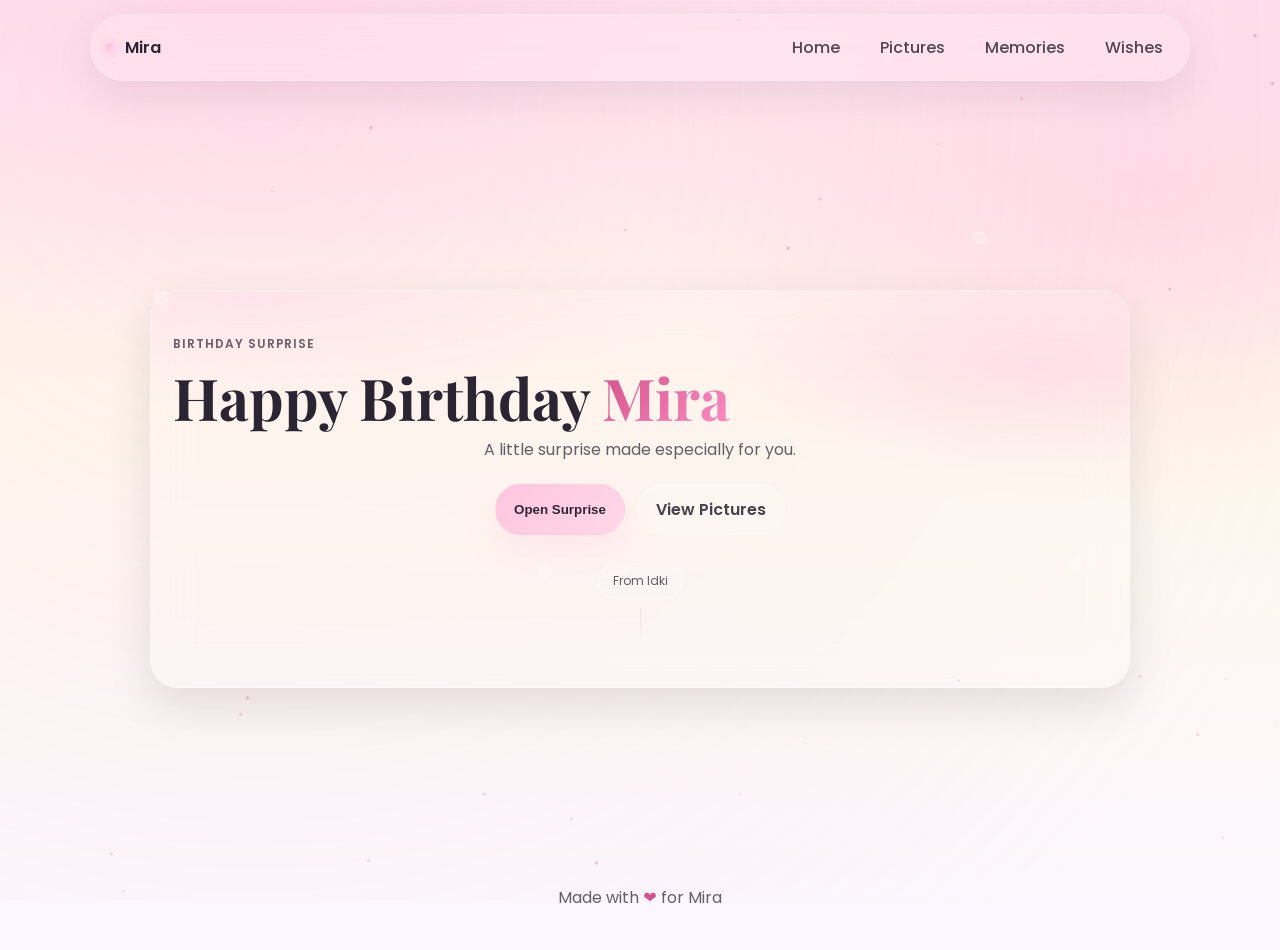
<file: surprise/index.html>
<!doctype html>
<html lang="id">
<head>
  <meta charset="UTF-8" />
  <meta name="viewport" content="width=device-width, initial-scale=1.0" />
  <title>Happy Birthday Mira</title>

  <!-- Google Fonts -->
  <link rel="preconnect" href="https://fonts.googleapis.com" />
  <link rel="preconnect" href="https://fonts.gstatic.com" crossorigin />
  <link href="https://fonts.googleapis.com/css2?family=Playfair+Display:wght@500;600&family=Poppins:wght@300;400;500;600&display=swap" rel="stylesheet" />

  <link rel="stylesheet" href="style.css" />

    <link rel="icon" href="WhatsApp Image 2026-07-02 at 20.39.58.jpeg" type="image/x-icon">
</head>
<body>
  <!-- Loading Screen -->
  <div id="loading" aria-label="Loading">
    <div class="loader-card">
      <div class="loader-bloom" aria-hidden="true"></div>
      <div class="loader-text">Preparing your surprise…</div>
    </div>
  </div>

  <!-- Background decorations (particles & hearts) -->
  <canvas id="bgParticles" aria-hidden="true"></canvas>
  <div id="floatingHearts" aria-hidden="true"></div>

  <!-- Sticky Navbar -->
  <header class="navbar">
    <div class="nav-inner">
      <a class="brand" href="index.html" aria-label="Home">
        <span class="brand-dot" aria-hidden="true"></span>
        <span>Mira</span>
      </a>

      <nav class="nav-links" aria-label="Main navigation">
        <a href="index.html">Home</a>
        <a href="gallery.html">Pictures</a>
        <a href="memories.html">Memories</a>
        <a href="wishes.html">Wishes</a>
      </nav>
    </div>
  </header>

  <!-- Hero -->
  <main>
    <section class="hero" id="home">
      <div class="hero-glass">
        <div class="hero-kicker">Birthday Surprise</div>
        <h1 class="hero-title" aria-label="Happy Birthday Mira">Happy Birthday <span class="name">Mira</span></h1>
        <p class="hero-subtitle">A little surprise made especially for you.</p>
            <head>
                <link rel="icon" href="WhatsApp Image 2026-07-02 at 20.39.58.jpeg" type="image/x-icon">
            </head>
        <div class="hero-actions">
          <button id="openSurprise" class="btn btn-primary" type="button" aria-label="Open Surprise">
            Open Surprise
          </button>
          <a class="btn btn-ghost" href="gallery.html" aria-label="Go to Gallery">View Pictures</a>
        </div>

        <div class="hero-hint" aria-hidden="true">
          <span class="hint-badge">From Idki</span>
          <span class="hint-line"></span>
        </div>
      </div>

      <!-- soft floating flowers -->
      <div class="hero-floating" aria-hidden="true">
        <span class="petal p1"></span>
        <span class="petal p2"></span>
        <span class="petal p3"></span>
      </div>
    </section>
  </main>

  <!-- Footer -->
  <footer class="footer">
    <div class="footer-inner">Made with <span class="heart">❤</span> for Mira</div>
  </footer>

  <!-- Modal / Surprise Reveal -->
  <div id="surpriseModal" class="modal" role="dialog" aria-modal="true" aria-label="Surprise">
    <div class="modal-backdrop" data-close></div>
    <div class="modal-content" role="document">
      <div class="modal-header">
        <div class="modal-title">Ready, Mira?</div>
        <button class="icon-btn" data-close aria-label="Close">
          ✕
        </button>
      </div>
      <div class="modal-body">
        <p class="modal-copy">Tap to continue the surprise.</p>
        <div class="modal-grid">
          <a class="card-link" href="gallery.html">
            <div class="card-link-icon">📸</div>
            <div>
              <div class="card-link-title">Pictures</div>
              <div class="card-link-sub">Aesthetic moments</div>
            </div>
          </a>
          <a class="card-link" href="memories.html">
            <div class="card-link-icon">🕊️</div>
            <div>
              <div class="card-link-title">Memories</div>
              <div class="card-link-sub">Our timeline</div>
            </div>
          </a>
          <a class="card-link" href="wishes.html">
            <div class="card-link-icon">💌</div>
            <div>
              <div class="card-link-title">Wishes</div>
              <div class="card-link-sub">Birthday message</div>
            </div>
          </a>
        </div>
      </div>
      <div class="modal-footer">
        <button class="btn btn-primary" type="button" data-close-open="gallery">Start</button>
      </div>
    </div>
  </div>

  <script src="script.js"></script>
</body>
</html>
</file>
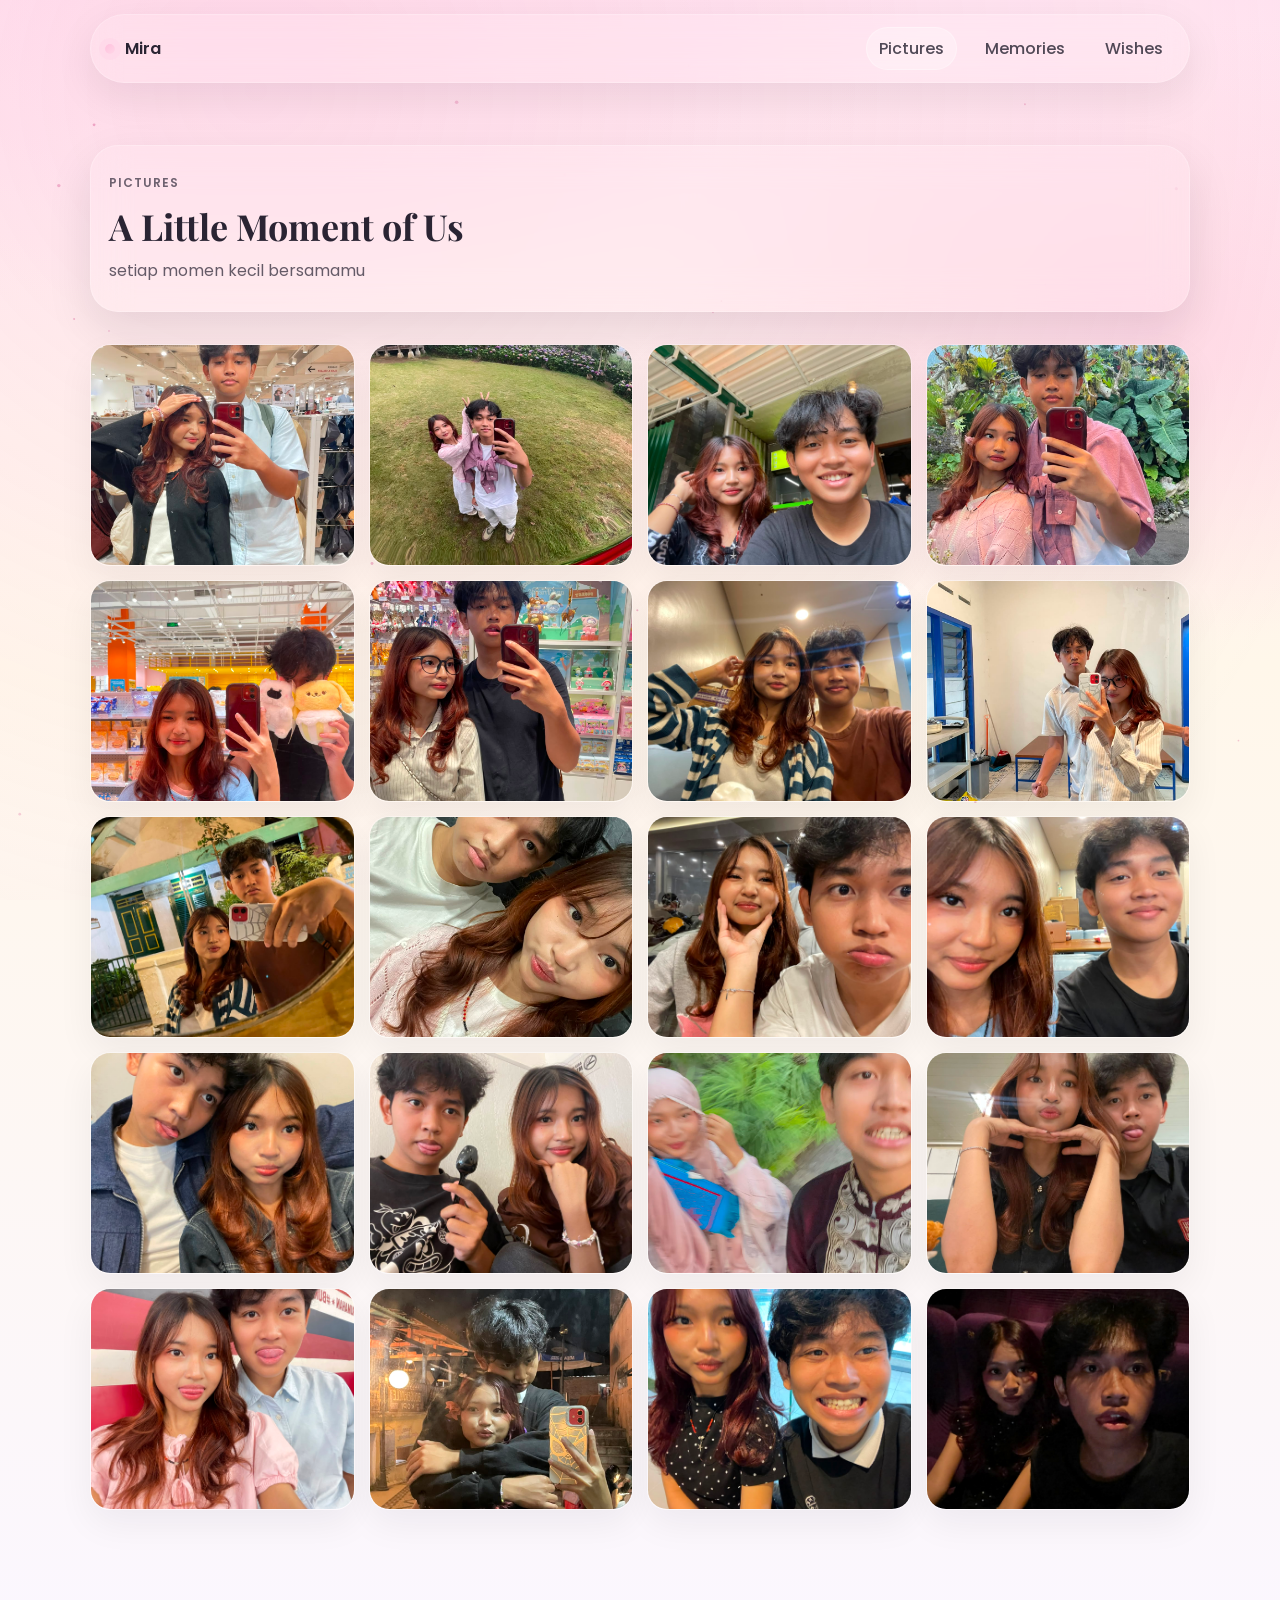
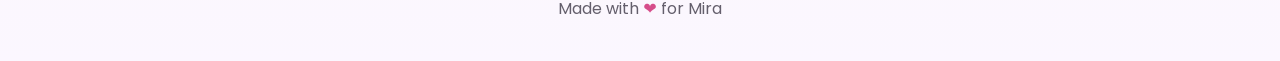
<file: surprise/gallery.html>
<!doctype html>
<html lang="id">
<head>
  <meta charset="UTF-8" />
  <meta name="viewport" content="width=device-width, initial-scale=1.0" />
  <title>Pictures - Mira</title>

  <link rel="preconnect" href="https://fonts.googleapis.com" />
  <link rel="preconnect" href="https://fonts.gstatic.com" crossorigin />
  <link href="https://fonts.googleapis.com/css2?family=Playfair+Display:wght@500;600&family=Poppins:wght@300;400;500;600&display=swap" rel="stylesheet" />

  <link rel="stylesheet" href="style.css" />

    <link rel="icon" href="WhatsApp Image 2026-07-02 at 20.39.58.jpeg" type="image/x-icon">
</head>
<body>
  <div id="loading" aria-label="Loading">
    <div class="loader-card">
      <div class="loader-bloom" aria-hidden="true"></div>
      <div class="loader-text">Loading pictures…</div>
    </div>
  </div>

  <canvas id="bgParticles" aria-hidden="true"></canvas>
  <div id="floatingHearts" aria-hidden="true"></div>

  <header class="navbar">
    <div class="nav-inner">
      <a class="brand" href="index.html" aria-label="Home">
        <span class="brand-dot" aria-hidden="true"></span>
        <span>Mira</span>
      </a>

      <nav class="nav-links" aria-label="Main navigation">
        <a class="active" href="gallery.html">Pictures</a>
        <a href="memories.html">Memories</a>
        <a href="wishes.html">Wishes</a>
      </nav>
    </div>
  </header>

  <main class="page">
    <section class="page-head">
      <div class="page-glass">
        <div class="page-kicker">Pictures</div>
        <h2 class="page-title">A Little Moment of Us</h2>
        <p class="page-subtitle">setiap momen kecil bersamamu</p>
      </div>
    </section>

    <section class="gallery" aria-label="Photo gallery">
      <div class="gallery-grid">
        <!-- Foto placeholder (mudah diganti) -->
        <button class="photo" type="button" data-full="assets/images/WhatsApp Image 2026-07-02 at 01.06.53.jpeg" aria-label="Open photo 1">
          <img src="assets/images/WhatsApp Image 2026-07-02 at 01.06.53.jpeg" alt="first meet" loading="lazy" />
        </button>
        <button class="photo" type="button" data-full="assets/images/WhatsApp Image 2026-07-02 at 01.06.54 (1).jpeg" aria-label="Open photo 2">
          <img src="assets/images/WhatsApp Image 2026-07-02 at 01.06.54 (1).jpeg" alt="Photo 2" loading="lazy" />
        </button>
        <button class="photo" type="button" data-full="assets/images/WhatsApp Image 2026-07-02 at 01.06.54.jpeg" aria-label="Open photo 3">
          <img src="assets/images/WhatsApp Image 2026-07-02 at 01.06.54.jpeg" alt="Photo 3" loading="lazy" />
        </button>
        <button class="photo" type="button" data-full="assets/images/WhatsApp Image 2026-07-02 at 01.06.55.jpeg" aria-label="Open photo 4">
          <img src="assets/images/WhatsApp Image 2026-07-02 at 01.06.55.jpeg" alt="Photo 4" loading="lazy" />
        </button>
        <button class="photo" type="button" data-full="assets/images/WhatsApp Image 2026-07-02 at 01.06.56 (1).jpeg" aria-label="Open photo 5">
          <img src="assets/images/WhatsApp Image 2026-07-02 at 01.06.56 (1).jpeg" alt="Photo 5" loading="lazy" />
        </button>
        <button class="photo" type="button" data-full="assets/images/WhatsApp Image 2026-07-02 at 01.06.56.jpeg" aria-label="Open photo 6">
          <img src="assets/images/WhatsApp Image 2026-07-02 at 01.06.56.jpeg" alt="Photo 6" loading="lazy" />
        </button>
        <button class="photo" type="button" data-full="assets/images/WhatsApp Image 2026-07-02 at 01.06.57.jpeg" aria-label="Open photo 7">
          <img src="assets/images/WhatsApp Image 2026-07-02 at 01.06.57.jpeg" alt="Photo 7" loading="lazy" />
        </button>
        <button class="photo" type="button" data-full="assets/images/WhatsApp Image 2026-07-02 at 01.06.58.jpeg" aria-label="Open photo 8">
          <img src="assets/images/WhatsApp Image 2026-07-02 at 01.06.58.jpeg" alt="Photo 8" loading="lazy" />
        </button>
        <button class="photo" type="button" data-full="assets/images/WhatsApp Image 2026-07-02 at 01.06.59.jpeg" aria-label="Open photo 8">
          <img src="assets/images/WhatsApp Image 2026-07-02 at 01.06.59.jpeg" alt="Photo 8" loading="lazy" />
        </button>
        <button class="photo" type="button" data-full="assets/images/WhatsApp Image 2026-07-02 at 01.07.00.jpeg" aria-label="Open photo 8">
          <img src="assets/images/WhatsApp Image 2026-07-02 at 01.07.00.jpeg" alt="Photo 8" loading="lazy" />
        </button>
        <button class="photo" type="button" data-full="assets/images/WhatsApp Image 2026-07-02 at 01.07.01.jpeg" aria-label="Open photo 8">
          <img src="assets/images/WhatsApp Image 2026-07-02 at 01.07.01.jpeg" alt="Photo 8" loading="lazy" />
        </button>
        <button class="photo" type="button" data-full="assets/images/WhatsApp Image 2026-07-02 at 01.07.01 (1).jpeg" aria-label="Open photo 8">
          <img src="assets/images/WhatsApp Image 2026-07-02 at 01.07.01 (1).jpeg" alt="Photo 8" loading="lazy" />
        </button>
        <button class="photo" type="button" data-full="assets/images/WhatsApp Image 2026-07-02 at 01.07.02.jpeg" aria-label="Open photo 8">
          <img src="assets/images/WhatsApp Image 2026-07-02 at 01.07.02.jpeg" alt="Photo 8" loading="lazy" />
        </button>
        <button class="photo" type="button" data-full="assets/images/WhatsApp Image 2026-07-02 at 01.07.03 (1).jpeg" aria-label="Open photo 8">
          <img src="assets/images/WhatsApp Image 2026-07-02 at 01.07.03 (1).jpeg" alt="Photo 8" loading="lazy" />
        </button>
        <button class="photo" type="button" data-full="assets/images/WhatsApp Image 2026-07-02 at 01.07.03.jpeg" aria-label="Open photo 8">
          <img src="assets/images/WhatsApp Image 2026-07-02 at 01.07.03.jpeg" alt="Photo 8" loading="lazy" />
        </button>
        <button class="photo" type="button" data-full="assets/images/WhatsApp Image 2026-07-02 at 01.07.04.jpeg" aria-label="Open photo 8">
          <img src="assets/images/WhatsApp Image 2026-07-02 at 01.07.04.jpeg" alt="Photo 8" loading="lazy" />
        </button>
        <button class="photo" type="button" data-full="assets/images/WhatsApp Image 2026-07-02 at 01.07.05.jpeg" aria-label="Open photo 8">
          <img src="assets/images/WhatsApp Image 2026-07-02 at 01.07.05.jpeg" alt="Photo 8" loading="lazy" />
        </button>
        <button class="photo" type="button" data-full="assets/images/WhatsApp Image 2026-07-02 at 01.07.06.jpeg" aria-label="Open photo 8">
          <img src="assets/images/WhatsApp Image 2026-07-02 at 01.07.06.jpeg" alt="Photo 8" loading="lazy" />
        </button>
        <button class="photo" type="button" data-full="assets/images/WhatsApp Image 2026-07-02 at 01.07.07.jpeg" aria-label="Open photo 8">
          <img src="assets/images/WhatsApp Image 2026-07-02 at 01.07.07.jpeg" alt="Photo 8" loading="lazy" />
        </button>
        <button class="photo" type="button" data-full="assets/images/WhatsApp Image 2026-07-02 at 01.07.09.jpeg" aria-label="Open photo 8">
          <img src="assets/images/WhatsApp Image 2026-07-02 at 01.07.09.jpeg" alt="Photo 8" loading="lazy" />
        </button>
      </div>
    </section>

    <button id="backToTop" class="back-to-top" type="button" aria-label="Back to top">↑</button>
  </main>

  <footer class="footer">
    <div class="footer-inner">Made with <span class="heart">❤</span> for Mira</div>
  </footer>

  <!-- Fullscreen modal -->
  <div id="imageModal" class="img-modal" role="dialog" aria-modal="true" aria-label="Fullscreen image">
    <div class="img-modal-backdrop" data-close-modal></div>
    <div class="img-modal-content" role="document">
      <button class="icon-btn" data-close-modal aria-label="Close image">✕</button>
      <img id="modalImg" alt="Fullscreen" />
    </div>
  </div>

  <script src="script.js"></script>
</body>
</html>
</file>
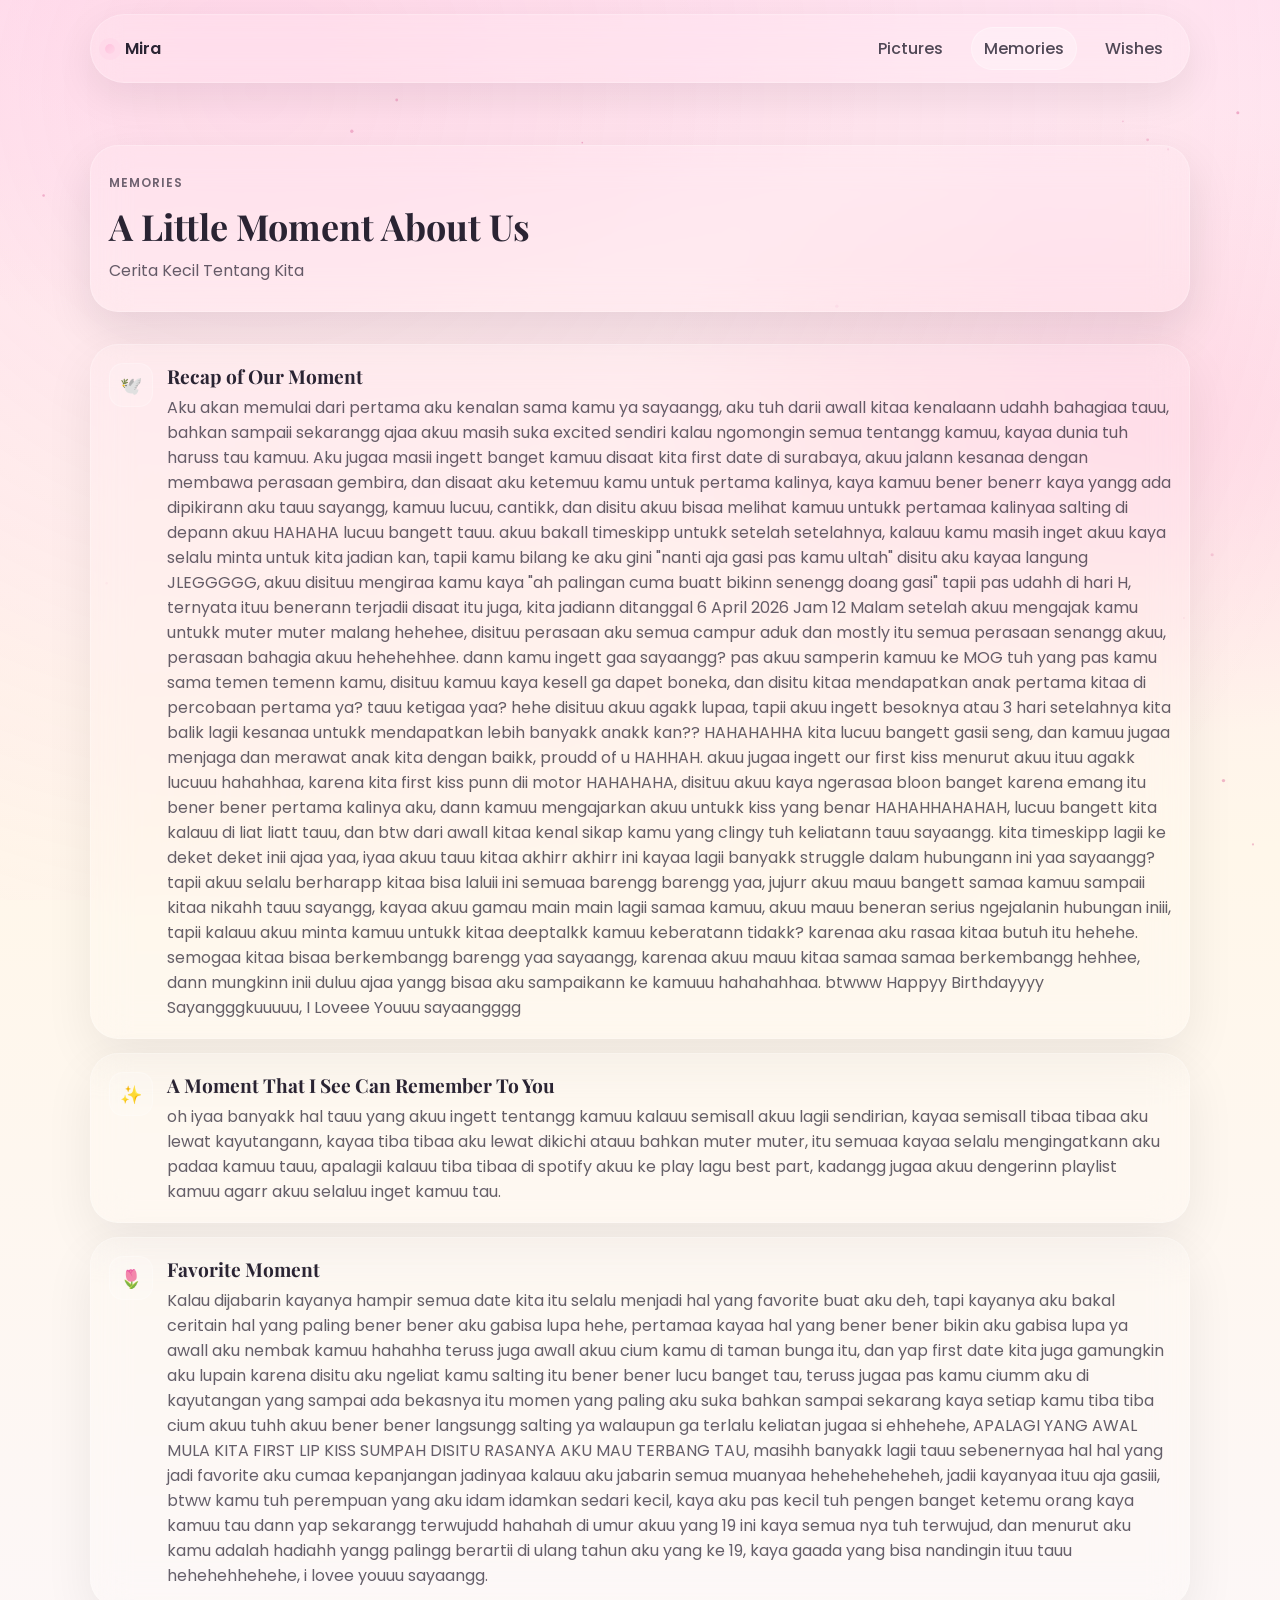
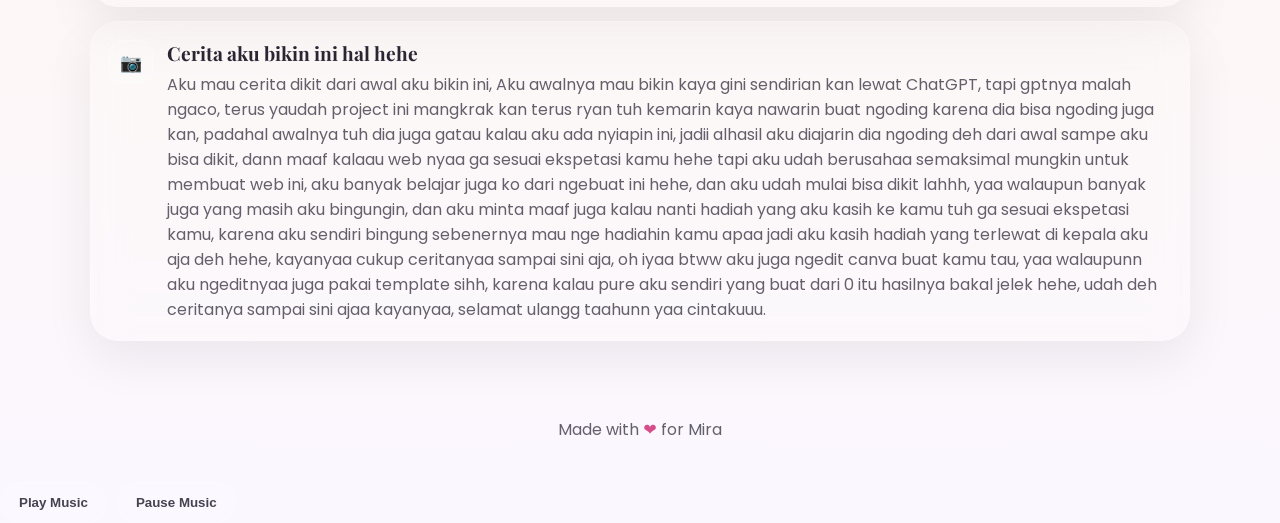
<file: surprise/memories.html>
<!doctype html>
<html lang="id">
<head>
  <meta charset="UTF-8" />
  <meta name="viewport" content="width=device-width, initial-scale=1.0" />
  <title>Memories - Mira</title>

  <link rel="preconnect" href="https://fonts.googleapis.com" />
  <link rel="preconnect" href="https://fonts.gstatic.com" crossorigin />
  <link href="https://fonts.googleapis.com/css2?family=Playfair+Display:wght@500;600&family=Poppins:wght@300;400;500;600&display=swap" rel="stylesheet" />

  <link rel="stylesheet" href="style.css" />

    <link rel="icon" href="WhatsApp Image 2026-07-02 at 20.39.58.jpeg" type="image/x-icon">
</head>
<body>
  <div id="loading" aria-label="Loading">
    <div class="loader-card">
      <div class="loader-bloom" aria-hidden="true"></div>
      <div class="loader-text">Loading memories…</div>
    </div>
  </div>

  <canvas id="bgParticles" aria-hidden="true"></canvas>
  <div id="floatingHearts" aria-hidden="true"></div>

  <header class="navbar">
    <div class="nav-inner">
      <a class="brand" href="index.html" aria-label="Home">
        <span class="brand-dot" aria-hidden="true"></span>
        <span>Mira</span>
      </a>

      <nav class="nav-links" aria-label="Main navigation">
        <a href="gallery.html">Pictures</a>
        <a class="active" href="memories.html">Memories</a>
        <a href="wishes.html">Wishes</a>
      </nav>
    </div>
  </header>

  <main class="page">
    <section class="page-head">
      <div class="page-glass">
        <div class="page-kicker">Memories</div>
        <h2 class="page-title">A Little Moment About Us</h2>
        <p class="page-subtitle">Cerita Kecil Tentang Kita</p>
      </div>
    </section>

    <section class="timeline" aria-label="Memories timeline">
      <ol class="timeline-list">
        <li class="tcard reveal">
          <div class="ticon" aria-hidden="true">🕊️</div>
          <div class="tcontent">
            <h3 class="ttitle">Recap of Our Moment</h3>
            <p class="ttext">Aku akan memulai dari pertama aku kenalan sama kamu ya sayaangg, aku tuh darii awall kitaa kenalaann udahh bahagiaa tauu, bahkan sampaii sekarangg ajaa akuu masih suka excited sendiri kalau ngomongin semua tentangg kamuu, kayaa dunia tuh haruss tau kamuu. Aku jugaa masii ingett banget kamuu disaat kita first date di surabaya, akuu jalann kesanaa dengan membawa perasaan gembira, dan disaat aku ketemuu kamu untuk pertama kalinya, kaya kamuu bener benerr kaya yangg ada dipikirann aku tauu sayangg, kamuu lucuu, cantikk, dan disitu akuu bisaa melihat kamuu untukk pertamaa kalinyaa salting di depann akuu HAHAHA lucuu bangett tauu. akuu bakall timeskipp untukk setelah setelahnya, kalauu kamu masih inget akuu kaya selalu minta untuk kita jadian kan, tapii kamu bilang ke aku gini "nanti aja gasi pas kamu ultah" disitu aku kayaa langung JLEGGGGG, akuu disituu mengiraa kamu kaya "ah palingan cuma buatt bikinn senengg doang gasi" tapii pas udahh di hari H, ternyata ituu benerann terjadii disaat itu juga, kita jadiann ditanggal 6 April 2026 Jam 12 Malam setelah akuu mengajak kamu untukk muter muter malang hehehee, disituu perasaan aku semua campur aduk dan mostly itu semua perasaan senangg akuu, perasaan bahagia akuu hehehehhee. dann kamu ingett gaa sayaangg? pas akuu samperin kamuu ke MOG tuh yang pas kamu sama temen temenn kamu, disituu kamuu kaya kesell ga dapet boneka, dan disitu kitaa mendapatkan anak pertama kitaa di percobaan pertama ya? tauu ketigaa yaa? hehe disituu akuu agakk lupaa, tapii akuu ingett besoknya atau  3 hari setelahnya kita balik lagii kesanaa untukk mendapatkan lebih banyakk anakk kan?? HAHAHAHHA kita lucuu bangett gasii seng, dan kamuu jugaa menjaga dan merawat anak kita dengan baikk, proudd of u HAHHAH. akuu jugaa ingett our first kiss menurut akuu ituu agakk lucuuu hahahhaa, karena kita first kiss punn dii motor HAHAHAHA, disituu akuu kaya ngerasaa bloon banget karena emang itu bener bener pertama kalinya aku, dann kamuu mengajarkan akuu untukk kiss yang benar HAHAHHAHAHAH, lucuu bangett kita kalauu di liat liatt tauu, dan btw dari awall kitaa kenal sikap kamu yang clingy tuh keliatann tauu sayaangg. kita timeskipp lagii ke deket deket inii ajaa yaa, iyaa akuu tauu kitaa akhirr akhirr ini kayaa lagii banyakk struggle dalam hubungann ini yaa sayaangg? tapii akuu selalu berharapp kitaa bisa laluii ini semuaa barengg barengg yaa, jujurr akuu mauu bangett samaa kamuu sampaii kitaa nikahh tauu sayangg, kayaa akuu gamau main main lagii samaa kamuu, akuu mauu beneran serius ngejalanin hubungan iniii, tapii kalauu akuu minta kamuu untukk kitaa deeptalkk kamuu keberatann tidakk? karenaa aku rasaa kitaa butuh itu hehehe. semogaa kitaa bisaa berkembangg barengg yaa sayaangg, karenaa akuu mauu kitaa samaa samaa berkembangg hehhee, dann mungkinn inii duluu ajaa yangg bisaa aku sampaikann ke kamuuu hahahahhaa. btwww Happyy Birthdayyyy Sayangggkuuuuu, I Loveee Youuu sayaangggg</p>
          </div>
        </li>
        <li class="tcard reveal">
          <div class="ticon" aria-hidden="true">✨</div>
          <div class="tcontent">
            <h3 class="ttitle">A Moment That I See Can Remember To You</h3>
            <p class="ttext">oh iyaa banyakk hal tauu yang akuu ingett tentangg kamuu kalauu semisall 
                akuu lagii sendirian, kayaa semisall tibaa tibaa aku lewat kayutangann, kayaa tiba tibaa aku 
                lewat dikichi atauu bahkan muter muter, itu semuaa kayaa selalu mengingatkann aku padaa 
                kamuu tauu, apalagii kalauu tiba tibaa di spotify akuu ke play lagu best part, kadangg jugaa akuu
                 dengerinn playlist kamuu agarr akuu selaluu inget kamuu tau.</p>
          </div>
        </li>
        <li class="tcard reveal">
          <div class="ticon" aria-hidden="true">🌷</div>
          <div class="tcontent">
            <h3 class="ttitle">Favorite Moment</h3>
            <p class="ttext">Kalau dijabarin kayanya hampir semua date kita itu selalu menjadi hal yang favorite buat aku deh, tapi kayanya aku bakal ceritain hal yang paling bener bener aku gabisa lupa hehe, pertamaa kayaa hal yang bener bener bikin aku gabisa lupa ya awall aku nembak kamuu hahahha teruss juga awall akuu cium kamu di taman bunga itu, dan yap first date kita juga gamungkin aku lupain karena disitu aku ngeliat kamu salting itu bener bener lucu banget tau, teruss jugaa pas kamu ciumm aku di kayutangan yang sampai ada bekasnya itu momen yang paling aku suka bahkan sampai sekarang kaya setiap kamu tiba tiba cium akuu tuhh akuu bener bener langsungg salting ya walaupun ga terlalu keliatan jugaa si ehhehehe, APALAGI YANG AWAL MULA KITA FIRST LIP KISS SUMPAH DISITU RASANYA AKU MAU TERBANG TAU, masihh banyakk lagii tauu sebenernyaa hal hal yang jadi favorite aku cumaa kepanjangan jadinyaa kalauu aku jabarin semua muanyaa heheheheheheh, jadii kayanyaa ituu aja gasiii, btww kamu tuh perempuan yang aku idam idamkan sedari kecil, kaya aku pas kecil tuh pengen banget ketemu orang kaya kamuu tau dann yap sekarangg terwujudd hahahah di umur akuu yang 19 ini kaya semua nya tuh terwujud, dan menurut aku kamu adalah hadiahh yangg palingg berartii di ulang tahun aku yang ke 19, kaya gaada yang bisa nandingin ituu tauu hehehehhehehe, i lovee youuu sayaangg.</p>
          </div>
        </li>
        <li class="tcard reveal">
          <div class="ticon" aria-hidden="true">📷</div>
          <div class="tcontent">
            <h3 class="ttitle">Cerita aku bikin ini hal hehe</h3>
            <p class="ttext">Aku mau cerita dikit dari awal aku bikin ini, Aku awalnya mau bikin kaya gini sendirian kan lewat ChatGPT, tapi gptnya malah ngaco, terus yaudah project ini mangkrak kan terus ryan tuh kemarin kaya nawarin buat ngoding karena dia bisa ngoding juga kan, padahal awalnya tuh dia juga gatau kalau aku ada nyiapin ini, jadii alhasil aku diajarin dia ngoding deh dari awal sampe aku bisa dikit, dann maaf kalaau web nyaa ga sesuai ekspetasi kamu hehe tapi aku udah berusahaa semaksimal mungkin untuk membuat web ini, aku banyak belajar juga ko dari ngebuat ini hehe, dan aku udah mulai bisa dikit lahhh, yaa walaupun banyak juga yang masih aku bingungin, dan aku minta maaf juga kalau nanti hadiah yang aku kasih ke kamu tuh ga sesuai ekspetasi kamu, karena aku sendiri bingung sebenernya mau nge hadiahin kamu apaa jadi aku kasih hadiah yang terlewat di kepala aku aja deh hehe, kayanyaa cukup ceritanyaa sampai sini aja, oh iyaa btww aku juga ngedit canva buat kamu tau, yaa walaupunn aku ngeditnyaa juga pakai template sihh, karena kalau pure aku sendiri yang buat dari 0 itu hasilnya bakal jelek hehe, udah deh ceritanya sampai sini ajaa kayanyaa, selamat ulangg taahunn yaa cintakuuu.</p>
          </div>
        </li>
      </ol>
    </section>

    <button id="backToTop" class="back-to-top" type="button" aria-label="Back to top">↑</button>
  </main>

  <footer class="footer">
    <div class="footer-inner">Made with <span class="heart">❤</span> for Mira</div>
  </footer>

  <audio id="bgMusic" preload="auto" loop>
    <!-- Musik placeholder (mudah diganti) -->
    <source src="assets/music/videoplayback (1).m4a" type="audio/mpeg" />
  </audio>

  <div class="music-controls" aria-label="Music controls">
    <button class="btn btn-ghost" id="playMusic" type="button">Play Music</button>
    <button class="btn btn-ghost" id="pauseMusic" type="button">Pause Music</button>
  </div>

  <script src="script.js"></script>
</body>
</html>
</file>
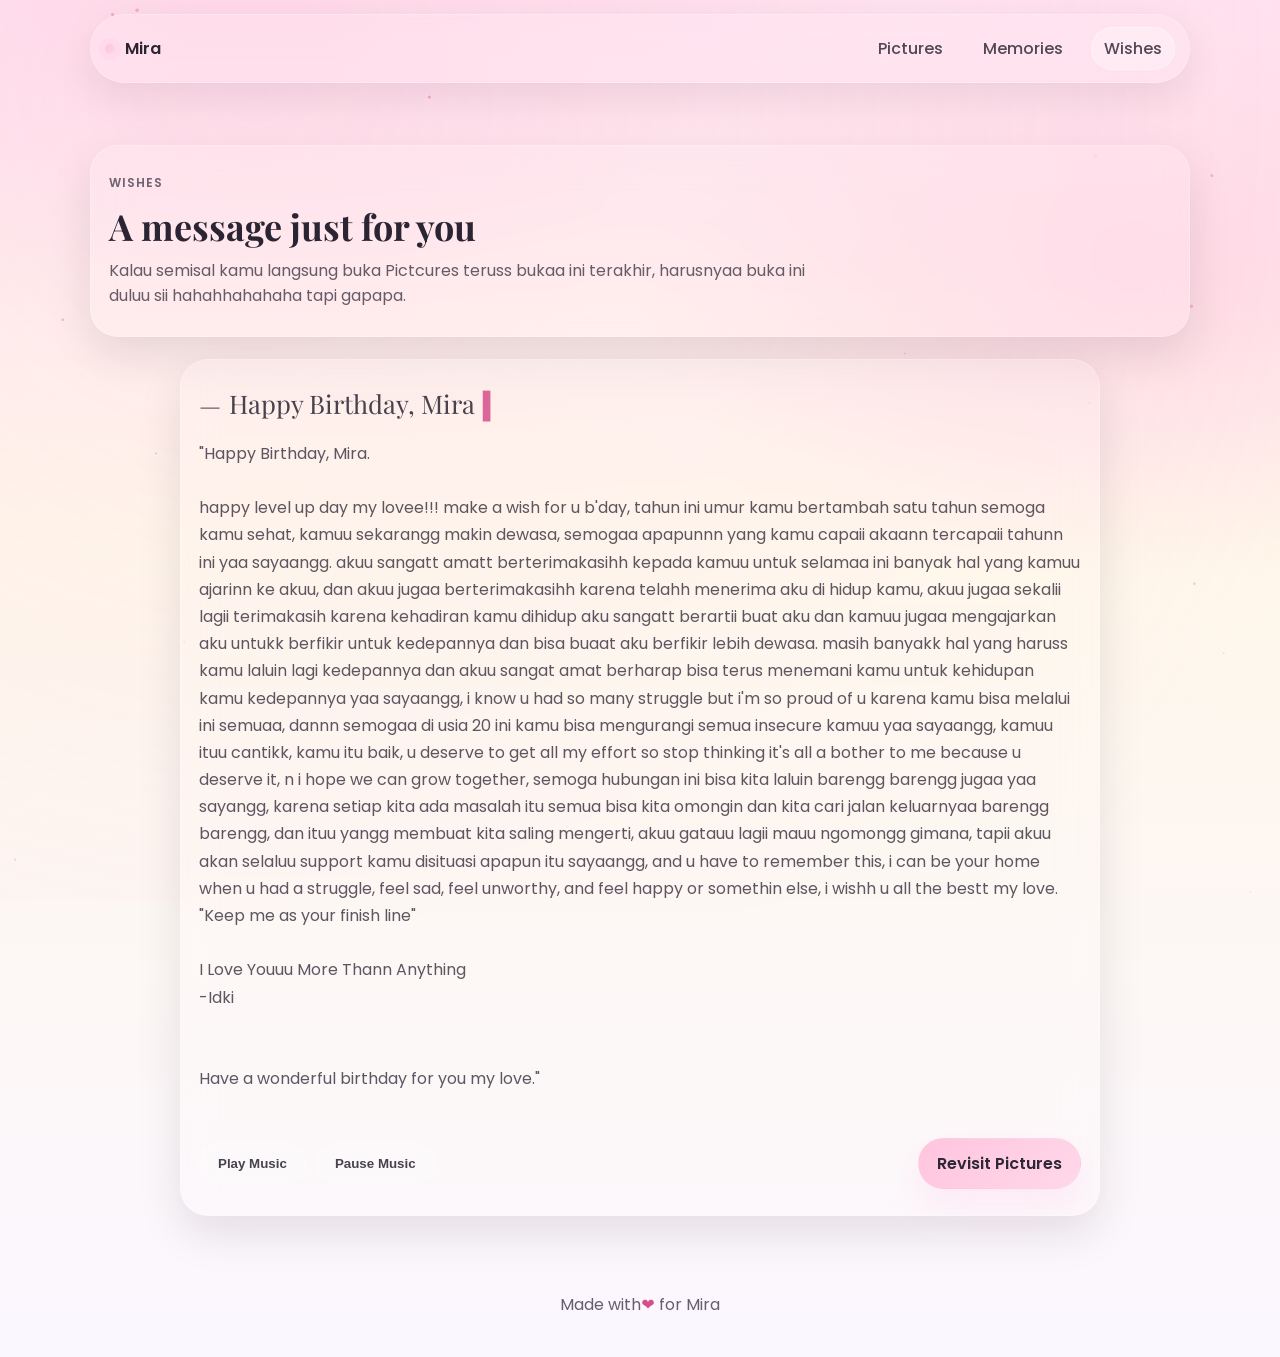
<file: surprise/wishes.html>
<!doctype html>
<html lang="id">
<head>
  <meta charset="UTF-8" />
  <meta name="viewport" content="width=device-width, initial-scale=1.0" />
  <title>Wishes - Mira</title>

  <link rel="preconnect" href="https://fonts.googleapis.com" />
  <link rel="preconnect" href="https://fonts.gstatic.com" crossorigin />
  <link href="https://fonts.googleapis.com/css2?family=Playfair+Display:wght@500;600&family=Poppins:wght@300;400;500;600&display=swap" rel="stylesheet" />

  <link rel="stylesheet" href="style.css" />

    <link rel="icon" href="WhatsApp Image 2026-07-02 at 20.39.58.jpeg" type="image/x-icon">
</head>
<body>
  <div id="loading" aria-label="Loading">
    <div class="loader-card">
      <div class="loader-bloom" aria-hidden="true"></div>
      <div class="loader-text">Loading wishes…</div>
    </div>
  </div>

  <canvas id="bgParticles" aria-hidden="true"></canvas>
  <div id="floatingHearts" aria-hidden="true"></div>

  <header class="navbar">
    <div class="nav-inner">
      <a class="brand" href="index.html" aria-label="Home">
        <span class="brand-dot" aria-hidden="true"></span>
        <span>Mira</span>
      </a>

      <nav class="nav-links" aria-label="Main navigation">
        <a href="gallery.html">Pictures</a>
        <a href="memories.html">Memories</a>
        <a class="active" href="wishes.html">Wishes</a>
      </nav>
    </div>
  </header>

  <main class="page">
    <section class="page-head">
      <div class="page-glass">
        <div class="page-kicker">Wishes</div>
        <h2 class="page-title">A message just for you</h2>
        <p class="page-subtitle">Kalau semisal kamu langsung buka Pictcures teruss bukaa ini terakhir, harusnyaa buka ini duluu sii hahahhahahaha tapi gapapa.</p>
      </div>
    </section>

    <section class="wish-card">
      <div class="wish-typing">
        <span class="wish-typing-label">&mdash; </span>
        <span id="typingText" class="typing"></span>
        <span class="typing-cursor" aria-hidden="true">▍</span>
      </div>

      <pre class="wish-pre" aria-label="Birthday message">
"Happy Birthday, Mira.

happy level up day my lovee!!! make a wish for u b'day, tahun ini umur kamu bertambah satu tahun semoga kamu sehat, kamuu sekarangg makin dewasa, semogaa apapunnn yang kamu capaii akaann tercapaii tahunn ini yaa sayaangg. akuu sangatt amatt berterimakasihh kepada kamuu untuk selamaa ini banyak hal yang kamuu ajarinn ke akuu, dan akuu jugaa berterimakasihh karena telahh menerima aku di hidup kamu, akuu jugaa sekalii lagii terimakasih karena kehadiran kamu dihidup aku sangatt berartii buat aku dan kamuu jugaa mengajarkan aku untukk berfikir untuk kedepannya dan bisa buaat aku berfikir lebih dewasa. masih banyakk hal yang haruss kamu laluin lagi kedepannya dan akuu sangat amat berharap bisa terus menemani kamu untuk kehidupan kamu kedepannya yaa sayaangg, i know u had so many struggle but i'm so proud of u karena kamu bisa melalui ini semuaa, dannn semogaa di usia 20 ini kamu bisa mengurangi semua insecure kamuu yaa sayaangg, kamuu ituu cantikk, kamu itu baik, u deserve to get all my effort so stop thinking it's all a bother to me because u deserve it, n i hope we can grow together, semoga hubungan ini bisa kita laluin barengg barengg jugaa yaa sayangg, karena setiap kita ada masalah itu semua bisa kita omongin dan kita cari jalan keluarnyaa barengg barengg, dan ituu yangg membuat kita saling mengerti, akuu gatauu lagii mauu ngomongg gimana, tapii akuu akan selaluu support kamu disituasi apapun itu sayaangg, and u have to remember this, i can be your home when u had a struggle, feel sad, feel unworthy, and feel happy or somethin else, i wishh u all the bestt my love. "Keep me as your finish line"

I Love Youuu More Thann Anything
-Idki


Have a wonderful birthday for you my love."
      </pre>

      <div class="wish-controls" aria-label="Quick actions">
        <div class="music-controls">
          <button class="btn btn-ghost" id="playMusic" type="button">Play Music</button>
          <button class="btn btn-ghost" id="pauseMusic" type="button">Pause Music</button>
        </div>
        <a class="btn btn-primary" href="gallery.html">Revisit Pictures</a>
      </div>
    </section>

    <button id="backToTop" class="back-to-top" type="button" aria-label="Back to top">↑</button>
  </main>

  <footer class="footer">
    <div class="footer-inner">Made with<span class="heart">❤</span> for Mira</div>
  </footer>

  <audio id="bgMusic" preload="auto" loop>
    <!-- Musik placeholder (mudah diganti) -->
    <source src="assets/music/videoplayback.m4a" type="audio/mpeg" />
  </audio>

  <script src="script.js"></script>
</body>
</html>
</file>
<file: surprise/style.css>
/*
  Style sheet for: Surprise Birthday Mira
  Mudah diubah:
  - Warna di :root
  - Nama Mira terdapat di HTML
  - Foto ada di assets/images/photo*.jpg
  - Musik ada di assets/music/song.mp3
*/

:root{
  /* Colors (pink pastel / cream / off-white / soft gray) */
  --pink-1:#ffd6e7;
  --pink-2:#ffc1dd;
  --cream:#fff7ea;
  --paper:#ffffff;
  --soft-gray:#b8b3c7;
  --ink:#2a2433;

  --glass-bg: rgba(255, 255, 255, 0.14);
  --glass-border: rgba(255, 255, 255, 0.24);
  --glass-shadow: 0 18px 45px rgba(20, 10, 30, 0.10);
  --shadow-soft: 0 10px 25px rgba(32, 20, 50, 0.12);

  --radius-xl: 28px;
  --radius-lg: 18px;
  --radius-md: 14px;

  --container: 1100px;

  --focus: rgba(255, 193, 221, 0.65);
}

*{ box-sizing: border-box; }
html{ scroll-behavior: smooth; }
body{
  margin:0;
  font-family: Poppins, system-ui, -apple-system, Segoe UI, Roboto, Arial, sans-serif;
  color: var(--ink);
  background: radial-gradient(1200px 600px at 20% 0%, rgba(255, 214, 231, 0.75), transparent 55%),
              radial-gradient(1000px 600px at 90% 20%, rgba(255, 193, 221, 0.45), transparent 52%),
              linear-gradient(180deg, #ffe3f0 0%, #fff7ea 40%, #fbf7ff 100%);
  min-height: 100vh;
  overflow-x: hidden;
}

/* Loading Screen */
#loading{
  position: fixed;
  inset: 0;
  display:flex;
  align-items:center;
  justify-content:center;
  background: linear-gradient(180deg, rgba(255,230,242,0.95), rgba(255,247,234,0.95));
  z-index: 9999;
}
.loader-card{
  width: min(420px, 92vw);
  padding: 28px 22px;
  border-radius: 22px;
  background: rgba(255,255,255,0.5);
  backdrop-filter: blur(12px);
  border: 1px solid rgba(255,255,255,0.6);
  box-shadow: var(--shadow-soft);
  display:flex;
  gap: 14px;
  align-items:center;
  justify-content:center;
}
.loader-bloom{
  width: 22px;
  height: 22px;
  border-radius: 50%;
  background: radial-gradient(circle at 30% 30%, #fff 0%, rgba(255,255,255,0) 45%),
              linear-gradient(135deg, var(--pink-2), var(--pink-1));
  position: relative;
  animation: loaderPulse 1.1s ease-in-out infinite;
}
.loader-text{ font-weight: 500; color: rgba(42,36,51,0.85); }
@keyframes loaderPulse{
  0%{ transform: translateY(0) scale(1); filter: saturate(1); }
  50%{ transform: translateY(-4px) scale(1.15); filter: saturate(1.2); }
  100%{ transform: translateY(0) scale(1); }
}

/* Background Decorations */
#bgParticles{
  position: fixed;
  inset: 0;
  width:100%;
  height:100%;
  z-index: 0;
  pointer-events:none;
}
#floatingHearts{
  position: fixed;
  inset:0;
  z-index: 1;
  pointer-events:none;
}
.heart-float{
  position:absolute;
  top: var(--y);
  left: var(--x);
  font-size: 14px;
  opacity: 0;
  transform: translateY(10px) scale(0.95);
  animation: heartFloat 3.8s ease-in-out forwards;
  filter: drop-shadow(0 8px 14px rgba(255, 193, 221, 0.35));
}
@keyframes heartFloat{
  0%{ opacity: 0; transform: translateY(10px) scale(0.9); }
  12%{ opacity: 0.85; }
  80%{ opacity: 0.35; }
  100%{ opacity: 0; transform: translateY(-45px) scale(1.05); }
}

/* Layout */
.navbar{
  position: sticky;
  top:0;
  z-index: 50;
  padding: 14px 16px;
}
.nav-inner{
  max-width: var(--container);
  margin: 0 auto;
  display:flex;
  align-items:center;
  justify-content: space-between;
  gap: 14px;

  padding: 12px 14px;
  border-radius: 999px;
  background: rgba(255,255,255,0.12);
  border: 1px solid rgba(255,255,255,0.22);
  backdrop-filter: blur(14px);
  box-shadow: 0 14px 40px rgba(20, 10, 30, 0.08);
}
.brand{
  display:flex;
  align-items:center;
  gap: 10px;
  text-decoration:none;
  color: var(--ink);
  font-weight: 600;
}
.brand-dot{
  width: 10px;
  height: 10px;
  border-radius: 50%;
  background: linear-gradient(135deg, var(--pink-2), var(--pink-1));
  box-shadow: 0 0 0 6px rgba(255,193,221,0.18);
}
.nav-links{
  display:flex;
  align-items:center;
  gap: 16px;
}
.nav-links a{
  text-decoration:none;
  color: rgba(42,36,51,0.82);
  font-weight: 500;
  padding: 8px 12px;
  border-radius: 999px;
  transition: background 200ms ease, transform 200ms ease, color 200ms ease;
}
.nav-links a:hover{
  background: rgba(255,255,255,0.18);
  transform: translateY(-1px);
  color: rgba(42,36,51,0.98);
}
.nav-links a.active{
  background: rgba(255,255,255,0.28);
  border: 1px solid rgba(255,255,255,0.3);
}

main.page, main{
  position: relative;
  z-index: 5;
}

/* Hero */
.hero{
  min-height: 84vh;
  display:flex;
  align-items:center;
  justify-content:center;
  padding: 72px 18px 40px;
}
.hero-glass{
  width: min(var(--container), 980px);
  border-radius: var(--radius-xl);
  padding: 44px 22px;
  background: linear-gradient(180deg, rgba(255,255,255,0.18), rgba(255,255,255,0.10));
  border: 1px solid rgba(255,255,255,0.24);
  backdrop-filter: blur(18px);
  box-shadow: var(--glass-shadow);
  position: relative;
  overflow:hidden;
}
.hero-glass:before{
  content:"";
  position:absolute;
  inset:-2px;
  background: radial-gradient(900px 240px at 10% 0%, rgba(255,214,231,0.45), transparent 50%),
              radial-gradient(600px 180px at 90% 20%, rgba(255,193,221,0.32), transparent 55%);
  pointer-events:none;
}
.hero-kicker{
  position: relative;
  z-index: 1;
  font-weight: 600;
  letter-spacing: 0.08em;
  text-transform: uppercase;
  font-size: 12px;
  color: rgba(42,36,51,0.7);
}
.hero-title{
  position: relative;
  z-index: 1;
  margin: 14px 0 10px;
  font-family: "Playfair Display", serif;
  font-size: clamp(2.2rem, 4.5vw, 3.6rem);
  line-height: 1.05;
}
.hero-title .name{
  background: linear-gradient(135deg, #d64d8a, #ff8fc2);
  -webkit-background-clip: text;
  background-clip: text;
  color: transparent;
}
.hero-subtitle{
  position: relative;
  z-index: 1;
  max-width: 520px;
  margin: 0 auto;
  text-align:center;
  color: rgba(42,36,51,0.72);
  font-weight: 400;
}
.hero-actions{
  position: relative;
  z-index: 1;
  margin-top: 22px;
  display:flex;
  gap: 12px;
  justify-content:center;
  flex-wrap: wrap;
}

/* Buttons */
.btn{
  border: 1px solid transparent;
  border-radius: 999px;
  padding: 12px 18px;
  font-weight: 600;
  cursor:pointer;
  text-decoration:none;
  display:inline-flex;
  align-items:center;
  justify-content:center;
  transition: transform 200ms ease, box-shadow 200ms ease, background 200ms ease, border-color 200ms ease;
}
.btn:focus{ outline:none; box-shadow: 0 0 0 4px var(--focus); }
.btn-primary{
  background: linear-gradient(135deg, rgba(255,193,221,0.95), rgba(255,214,231,0.95));
  color: rgba(42,36,51,0.98);
  box-shadow: 0 16px 35px rgba(255, 193, 221, 0.28);
}
.btn-primary:hover{
  transform: translateY(-2px);
  box-shadow: 0 20px 45px rgba(255, 193, 221, 0.34);
}
.btn-ghost{
  background: rgba(255,255,255,0.12);
  border-color: rgba(255,255,255,0.26);
  color: rgba(42,36,51,0.86);
}
.btn-ghost:hover{
  transform: translateY(-2px);
  background: rgba(255,255,255,0.18);
}

.hero-hint{
  position: relative;
  z-index: 1;
  margin-top: 28px;
  display:flex;
  flex-direction: column;
  align-items:center;
  gap: 10px;
}
.hint-badge{
  font-size: 12px;
  padding: 8px 14px;
  border-radius: 999px;
  background: rgba(255,255,255,0.12);
  border: 1px solid rgba(255,255,255,0.25);
  color: rgba(42,36,51,0.74);
}
.hint-line{
  width: 1px;
  height: 34px;
  background: linear-gradient(180deg, rgba(255,193,221,0.7), rgba(255,193,221,0));
  animation: hintFloat 1.8s ease-in-out infinite;
}
@keyframes hintFloat{
  0%,100%{ transform: translateY(0); opacity: 0.8; }
  50%{ transform: translateY(8px); opacity: 1; }
}

.hero-floating{ position:absolute; inset:0; pointer-events:none; z-index:0; }
.petal{
  position:absolute;
  width: 14px; height: 14px;
  border-radius: 6px 14px 10px 16px;
  background: rgba(255,255,255,0.22);
  border: 1px solid rgba(255,255,255,0.35);
  backdrop-filter: blur(6px);
  animation: petalFloat 4.2s ease-in-out infinite;
}
.petal.p1{ left: 12%; top: 26%; animation-delay: 0.0s; transform: rotate(25deg); }
.petal.p2{ left: 76%; top: 18%; animation-delay: 0.7s; transform: rotate(-18deg); }
.petal.p3{ left: 42%; top: 62%; animation-delay: 1.1s; transform: rotate(12deg); }
@keyframes petalFloat{
  0%,100%{ transform: translateY(0) rotate(var(--r, 12deg)); opacity: 0.9; }
  50%{ transform: translateY(-18px) rotate(0deg); opacity: 0.65; }
}

/* Page head */
.page{ padding: 28px 18px 42px; }
.page-head{ margin: 20px auto 22px; max-width: var(--container); }
.page-glass{
  border-radius: var(--radius-xl);
  padding: 28px 18px;
  background: rgba(255,255,255,0.12);
  border: 1px solid rgba(255,255,255,0.22);
  backdrop-filter: blur(18px);
  box-shadow: var(--glass-shadow);
}
.page-kicker{ letter-spacing:0.08em; text-transform:uppercase; font-size:12px; color: rgba(42,36,51,0.68); font-weight: 600; }
.page-title{ font-family:"Playfair Display",serif; margin: 10px 0 8px; font-size: clamp(1.7rem, 3vw, 2.25rem); }
.page-subtitle{ margin: 0; color: rgba(42,36,51,0.72); max-width: 720px; }

/* Gallery */
.gallery{ max-width: var(--container); margin: 0 auto; }
.gallery-grid{
  display:grid;
  grid-template-columns: repeat(4, 1fr);
  gap: 14px;
  padding: 10px 0;
}
.photo{
  border: none;
  padding: 0;
  border-radius: 20px;
  background: rgba(255,255,255,0.10);
  border: 1px solid rgba(255,255,255,0.22);
  overflow:hidden;
  cursor: zoom-in;
  box-shadow: 0 14px 36px rgba(20,10,30,0.06);
  transition: transform 220ms ease, box-shadow 220ms ease, background 220ms ease;
}
.photo img{
  width:100%;
  height: 220px;
  object-fit: cover;
  display:block;
  filter: saturate(1.03) contrast(1.02);
  transform: scale(1.01);
  transition: transform 450ms ease;
}
.photo:hover{
  transform: translateY(-4px);
  background: rgba(255,255,255,0.18);
  box-shadow: 0 22px 60px rgba(20,10,30,0.12);
}
.photo:hover img{ transform: scale(1.08); }

/* Image modal */
.img-modal{
  position: fixed;
  inset:0;
  display:none;
  z-index: 1000;
}
.img-modal.open{ display:block; }
.img-modal-backdrop{
  position:absolute;
  inset:0;
  background: rgba(15,10,20,0.62);
  backdrop-filter: blur(10px);
}
.img-modal-content{
  position: absolute;
  inset: 0;
  display:flex;
  align-items:center;
  justify-content:center;
  padding: 18px;
}
.img-modal-content img{
  max-width: 92vw;
  max-height: 86vh;
  border-radius: 24px;
  box-shadow: 0 30px 90px rgba(0,0,0,0.35);
  transform: scale(0.96);
  opacity: 0;
  animation: modalZoom 280ms ease forwards;
}
@keyframes modalZoom{
  to{ transform: scale(1); opacity: 1; }
}
.icon-btn{
  position: absolute;
  top: 16px;
  right: 16px;
  width: 44px;
  height: 44px;
  border-radius: 999px;
  border: 1px solid rgba(255,255,255,0.25);
  background: rgba(255,255,255,0.14);
  color: rgba(255,255,255,0.92);
  cursor:pointer;
  backdrop-filter: blur(12px);
  display:flex;
  align-items:center;
  justify-content:center;
  transition: transform 200ms ease, background 200ms ease;
}
.icon-btn:hover{ transform: translateY(-2px); background: rgba(255,255,255,0.2); }

/* Timeline */
.timeline{ max-width: var(--container); margin: 0 auto; }
.timeline-list{
  list-style:none;
  padding: 10px 0 0;
  margin: 0;
  display:flex;
  flex-direction: column;
  gap: 14px;
}
.tcard{
  border-radius: var(--radius-xl);
  background: rgba(255,255,255,0.12);
  border: 1px solid rgba(255,255,255,0.22);
  backdrop-filter: blur(18px);
  box-shadow: 0 18px 50px rgba(20,10,30,0.07);
  padding: 18px;
  display:flex;
  gap: 14px;
  align-items:flex-start;
  transform: translateY(14px);
  opacity: 0;
}
.ticon{
  width: 44px;
  height: 44px;
  border-radius: 14px;
  display:flex;
  align-items:center;
  justify-content:center;
  background: rgba(255,255,255,0.14);
  border: 1px solid rgba(255,255,255,0.24);
  flex: 0 0 auto;
  font-size: 18px;
}
.ttitle{ margin: 0; font-family: "Playfair Display", serif; font-size: 1.2rem; }
.ttext{ margin: 6px 0 0; color: rgba(42,36,51,0.72); }
.reveal.is-visible{ animation: cardIn 700ms ease forwards; }
@keyframes cardIn{
  to{ transform: translateY(0); opacity: 1; }
}

/* Wishes */
.wish-card{
  max-width: 920px;
  margin: 10px auto 0;
  border-radius: var(--radius-xl);
  background: rgba(255,255,255,0.12);
  border: 1px solid rgba(255,255,255,0.22);
  backdrop-filter: blur(18px);
  box-shadow: var(--glass-shadow);
  padding: 26px 18px;
}
.wish-typing{
  font-family: "Playfair Display", serif;
  font-size: clamp(1.15rem, 2.6vw, 1.6rem);
  color: rgba(42,36,51,0.86);
  display:flex;
  gap: 8px;
  align-items:center;
  flex-wrap: wrap;
}
.typing{ min-height: 1.4em; }
.typing-cursor{
  color: rgba(214,77,138,0.85);
  animation: cursorBlink 900ms ease-in-out infinite;
}
@keyframes cursorBlink{
  0%,49%{ opacity: 1; }
  50%,100%{ opacity: 0; }
}
.wish-pre{
  margin: 18px 0 0;
  white-space: pre-wrap;
  font-family: Poppins, system-ui, -apple-system, Segoe UI, Roboto, Arial, sans-serif;
  color: rgba(42,36,51,0.76);
  font-size: 1rem;
  line-height: 1.7;
}
.wish-controls{ margin-top: 18px; display:flex; gap: 12px; align-items:center; justify-content: space-between; flex-wrap: wrap; }

.music-controls{ display:flex; gap: 10px; align-items:center; }

/* Modal surprise */
.modal{
  position: fixed;
  inset:0;
  z-index: 1200;
  display:none;
}
.modal.open{ display:block; }
.modal-backdrop{
  position:absolute;
  inset:0;
  background: rgba(15,10,20,0.62);
  backdrop-filter: blur(10px);
}
.modal-content{
  position: relative;
  width: min(720px, 92vw);
  margin: 60px auto 0;
  border-radius: var(--radius-xl);
  background: rgba(255,255,255,0.14);
  border: 1px solid rgba(255,255,255,0.24);
  backdrop-filter: blur(18px);
  box-shadow: 0 40px 120px rgba(0,0,0,0.35);
  overflow:hidden;
  animation: modalRise 260ms ease;
}
@keyframes modalRise{
  from{ transform: translateY(10px) scale(0.98); opacity: 0; }
  to{ transform: translateY(0) scale(1); opacity: 1; }
}
.modal-header{
  padding: 18px;
  display:flex;
  justify-content: space-between;
  align-items:center;
}
.modal-title{ font-family:"Playfair Display",serif; font-size: 1.35rem; }
.modal-body{ padding: 0 18px 18px; }
.modal-copy{ margin: 0 0 14px; color: rgba(42,36,51,0.72); }
.modal-grid{
  display:grid;
  grid-template-columns: repeat(3, 1fr);
  gap: 12px;
}
.card-link{
  text-decoration:none;
  border-radius: 18px;
  padding: 14px;
  background: rgba(255,255,255,0.10);
  border: 1px solid rgba(255,255,255,0.22);
  backdrop-filter: blur(12px);
  transition: transform 220ms ease, background 220ms ease, border-color 220ms ease;
  display:flex;
  gap: 12px;
  align-items:flex-start;
}
.card-link:hover{
  transform: translateY(-4px);
  background: rgba(255,255,255,0.16);
  border-color: rgba(255,255,255,0.3);
}
.card-link-icon{ font-size: 18px; width: 34px; height: 34px; display:flex; align-items:center; justify-content:center; background: rgba(255,255,255,0.12); border: 1px solid rgba(255,255,255,0.22); border-radius: 12px; }
.card-link-title{ font-weight: 600; color: rgba(42,36,51,0.9); }
.card-link-sub{ margin-top: 2px; font-size: 0.9rem; color: rgba(42,36,51,0.68); }
.modal-footer{ padding: 0 18px 18px; display:flex; justify-content:flex-end; }

/* Back to top */
.back-to-top{
  position: fixed;
  right: 16px;
  bottom: 16px;
  z-index: 200;
  width: 44px;
  height: 44px;
  border-radius: 999px;
  border: 1px solid rgba(255,255,255,0.28);
  background: rgba(255,255,255,0.14);
  backdrop-filter: blur(12px);
  color: rgba(42,36,51,0.88);
  box-shadow: 0 18px 50px rgba(20,10,30,0.10);
  cursor:pointer;
  opacity: 0;
  transform: translateY(10px);
  transition: opacity 200ms ease, transform 200ms ease, background 200ms ease;
}
.back-to-top.show{ opacity: 1; transform: translateY(0); }
.back-to-top:hover{ background: rgba(255,255,255,0.20); transform: translateY(-2px); }

/* Footer */
.footer{
  position: relative;
  z-index: 5;
  padding: 34px 16px 40px;
}
.footer-inner{
  max-width: var(--container);
  margin: 0 auto;
  text-align:center;
  color: rgba(42,36,51,0.72);
}
.footer-inner .heart{ color: #d64d8a; }

/* Reveal initial state */
.reveal{ opacity: 0; transform: translateY(14px); transition: transform 700ms ease, opacity 700ms ease; }
.reveal.is-visible{ opacity: 1; transform: translateY(0); }

/* Responsive */
@media (max-width: 980px){
  .gallery-grid{ grid-template-columns: repeat(3, 1fr); }
  .modal-grid{ grid-template-columns: 1fr; }
  .modal-footer{ justify-content:center; }
}
@media (max-width: 620px){
  .nav-links{ gap: 10px; }
  .nav-links a{ padding: 8px 10px; }
  .hero-glass{ padding: 34px 16px; }
  .gallery-grid{ grid-template-columns: repeat(2, 1fr); }
  .photo img{ height: 190px; }
  .modal-content{ margin-top: 90px; }
}
</file>
